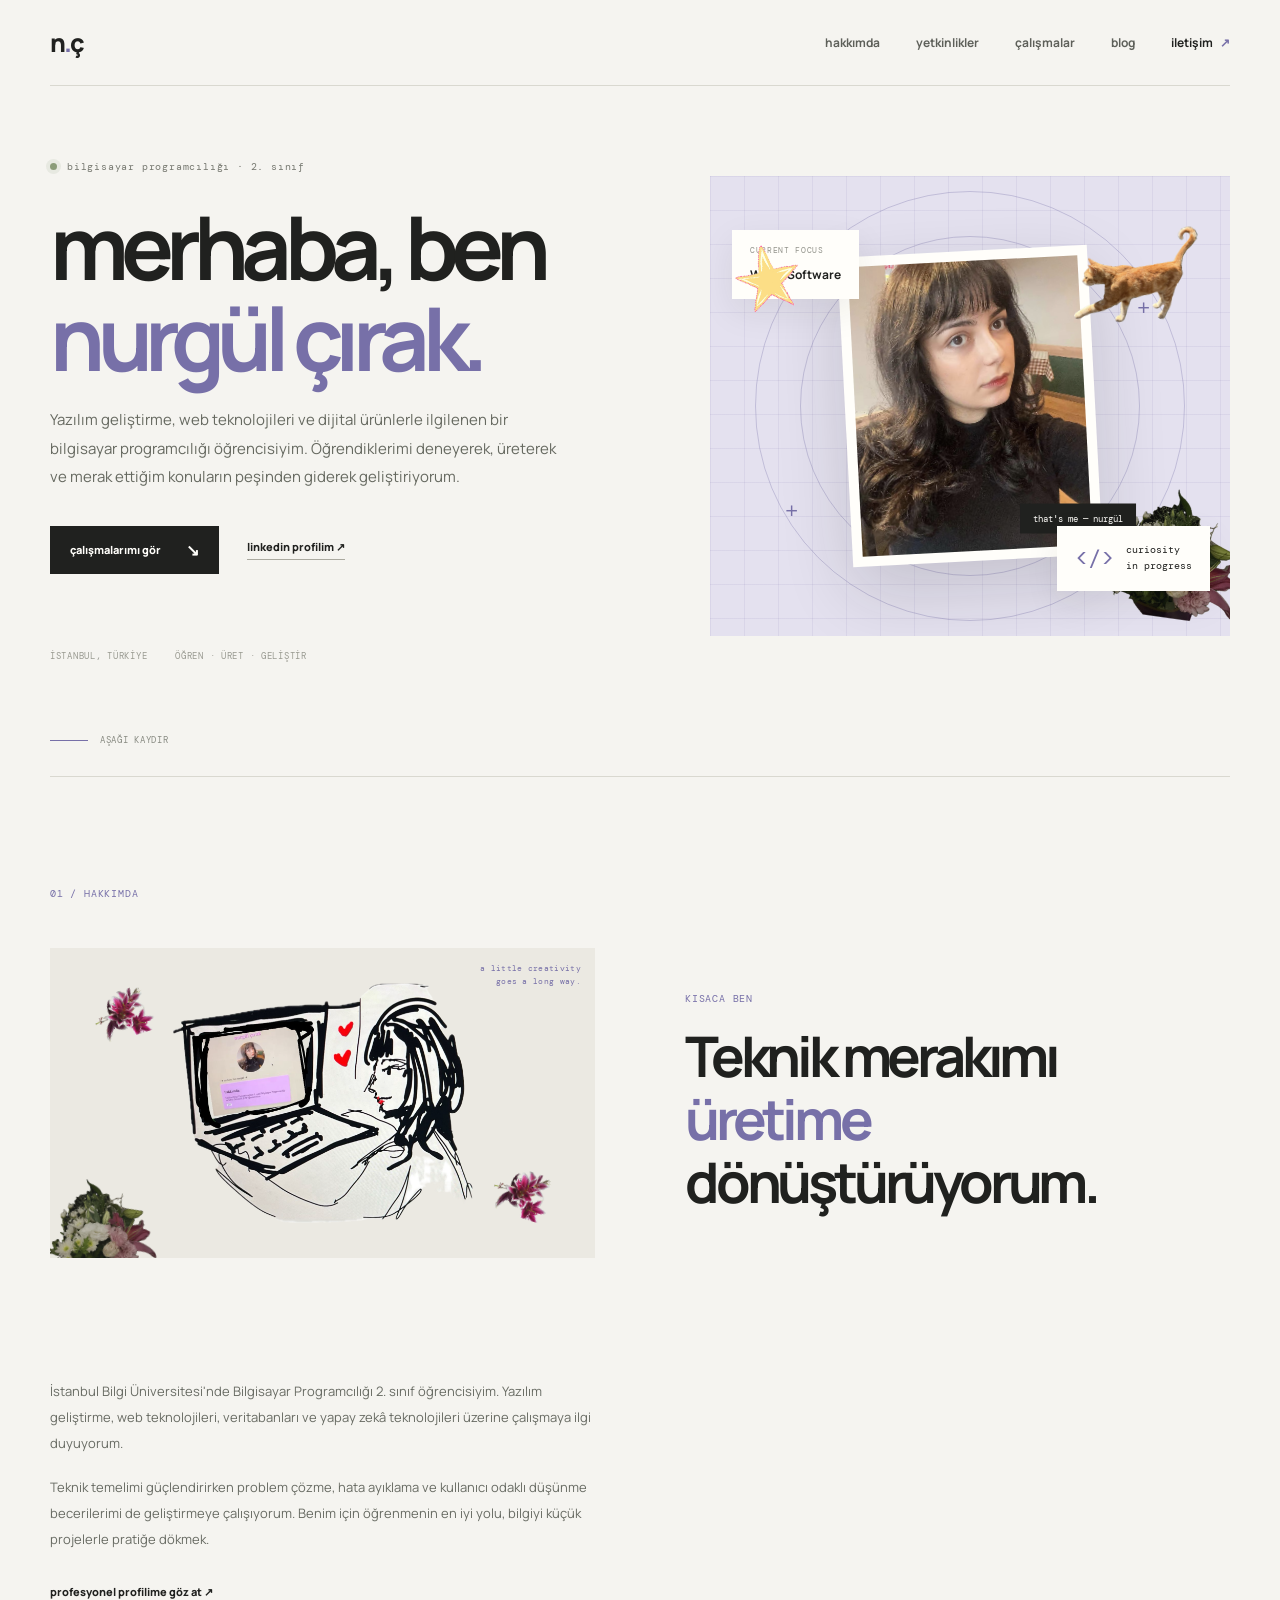
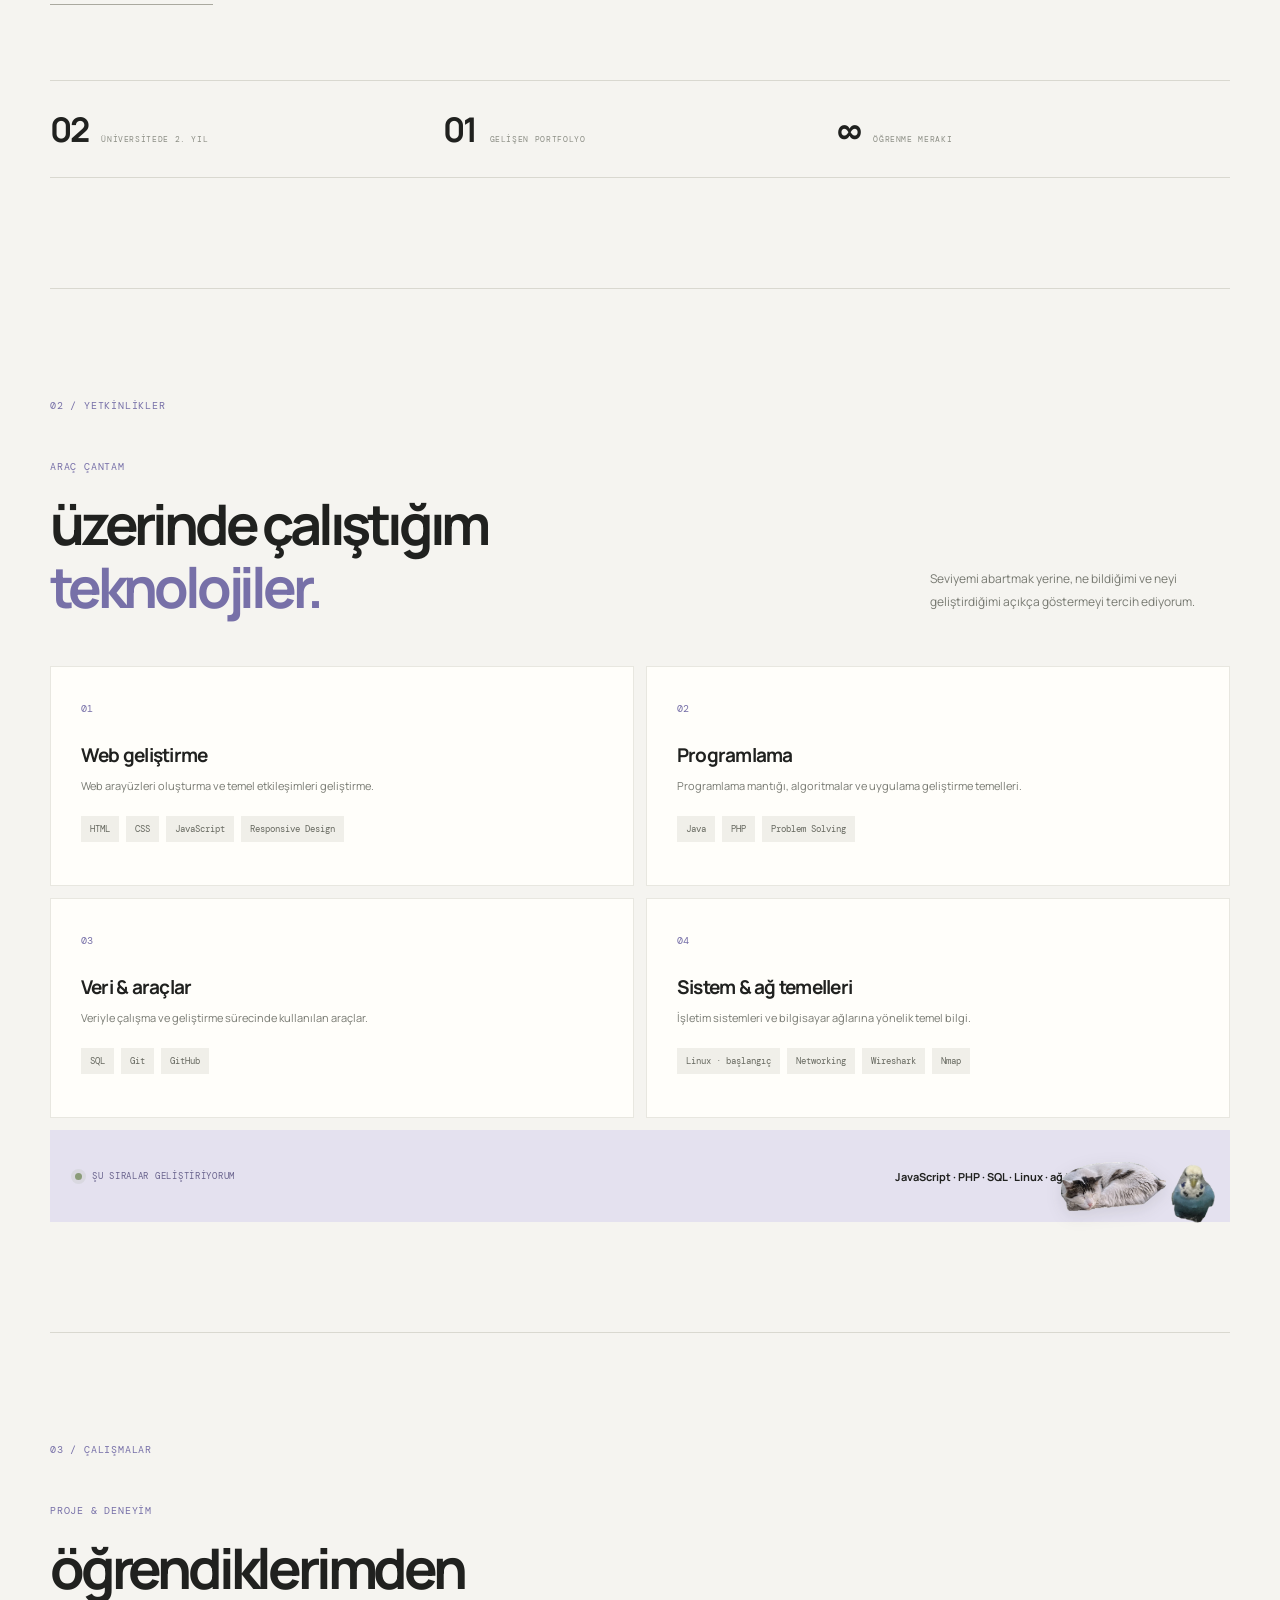
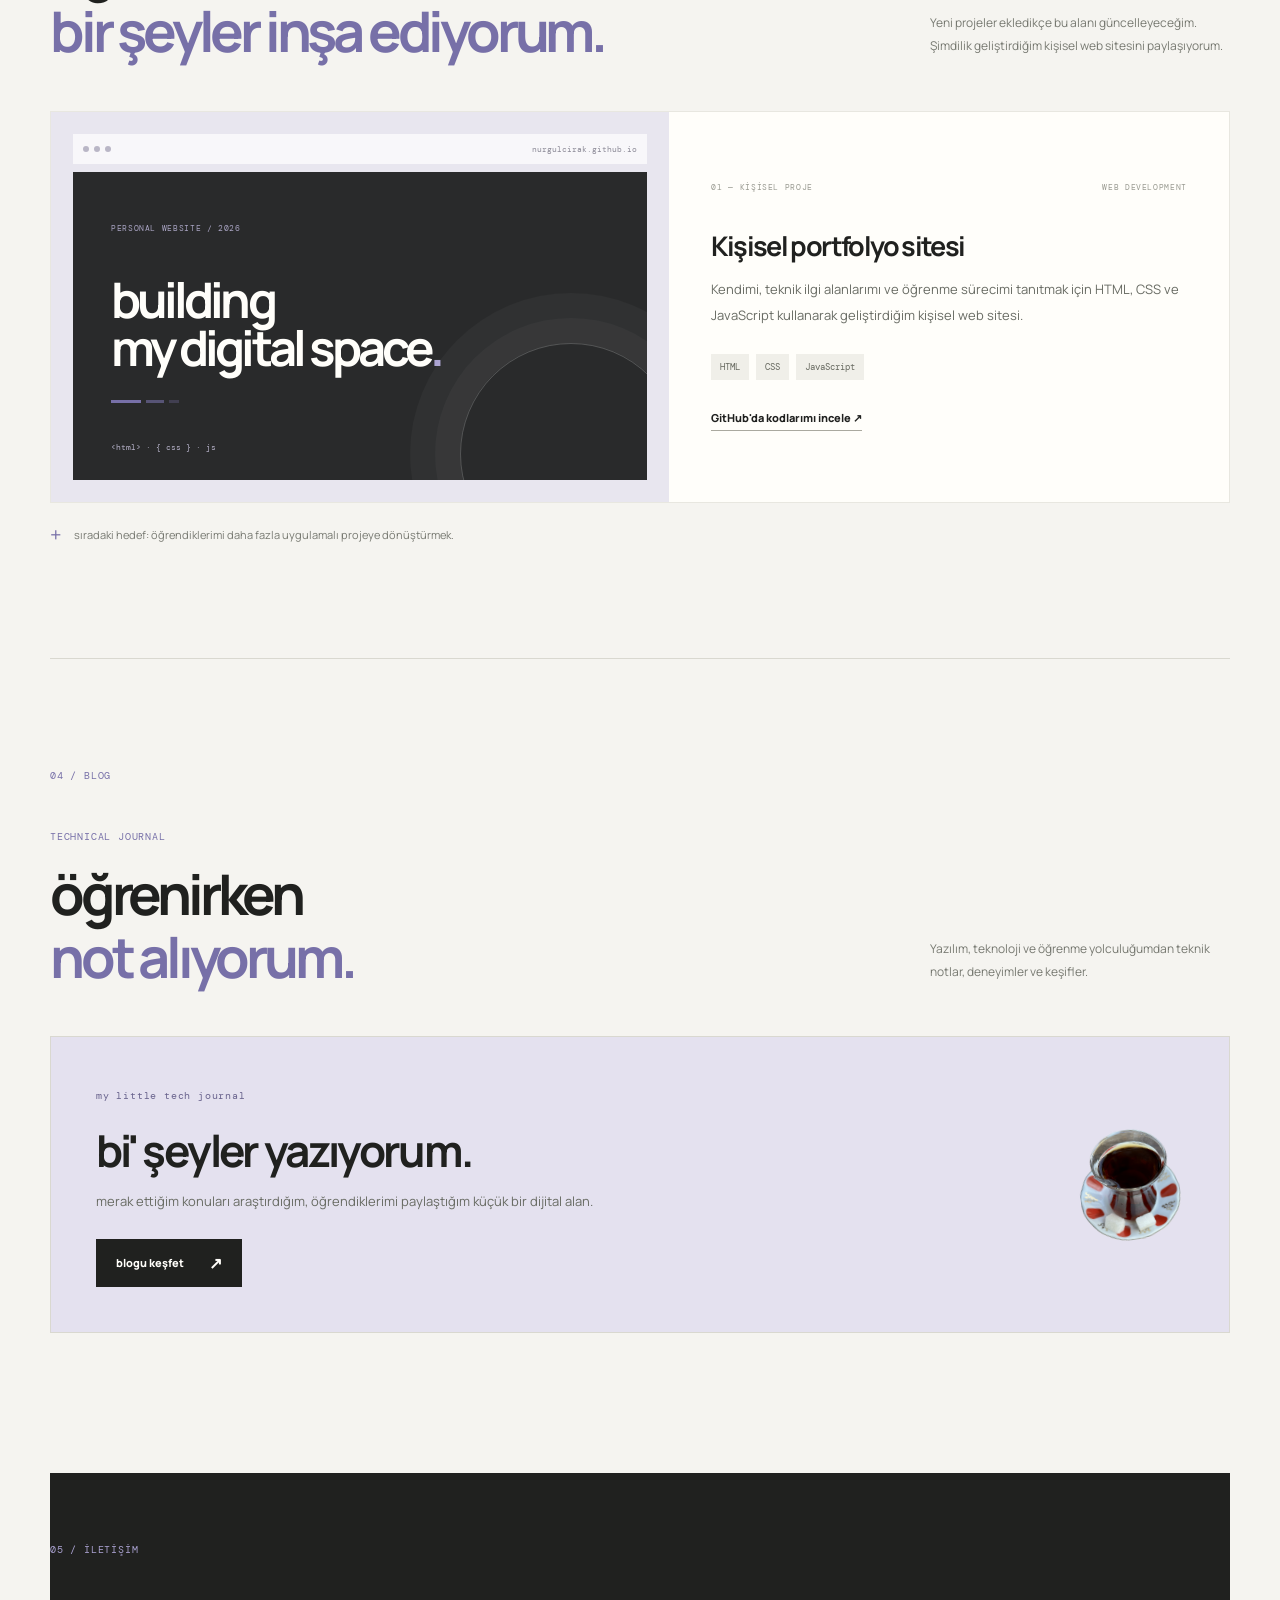
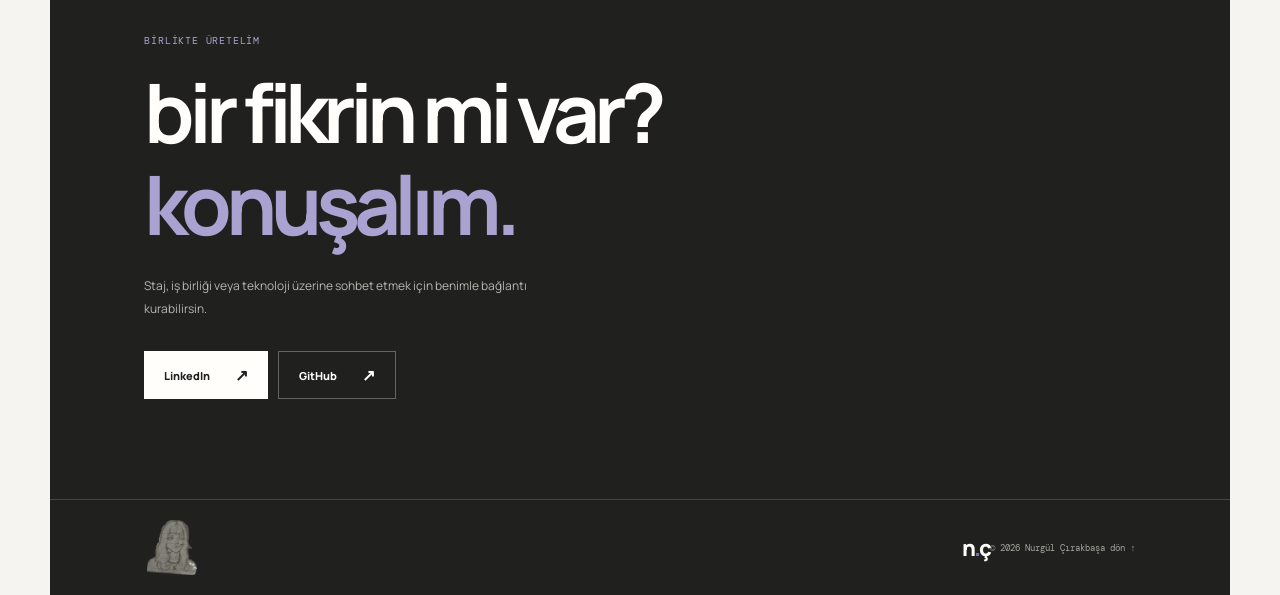
<file: index.html>
<!DOCTYPE html>
<html lang="tr">
<head>
  <meta charset="UTF-8">
  <meta name="viewport" content="width=device-width, initial-scale=1.0">
  <meta name="description" content="Nurgül Çırak'ın yazılım, web teknolojileri ve öğrenme yolculuğunu keşfedin.">
  <meta name="theme-color" content="#f5f4f0">
  <title>Nurgül Çırak | Computer Programming Student</title>
  <link rel="preconnect" href="https://fonts.googleapis.com">
  <link rel="preconnect" href="https://fonts.gstatic.com" crossorigin>
  <link href="https://fonts.googleapis.com/css2?family=DM+Mono:wght@400;500&family=Manrope:wght@400;500;600;700;800&display=swap" rel="stylesheet">
  <link rel="stylesheet" href="style.css">
</head>
<body>
  <div class="scroll-progress" id="scrollProgress"></div>

  <header class="site-header">
    <a class="brand" href="#home" aria-label="Ana sayfa">n<span>.</span>ç</a>
    <button class="menu-toggle" id="menuToggle" aria-label="Menüyü aç" aria-expanded="false">
      <span></span><span></span>
    </button>
    <nav class="nav-links" id="navLinks" aria-label="Ana navigasyon">
    <a href="#about">hakkımda</a>
    <a href="#skills">yetkinlikler</a>
    <a href="#work">çalışmalar</a>
    <a href="#blog">blog</a>
    <a href="#contact" class="nav-contact">iletişim <span>↗</span></a>
    </nav>
  </header>

  <main>
    <section class="hero section-wrap" id="home">
      <div class="hero-copy">
        <p class="eyebrow"><span class="status-dot"></span> bilgisayar programcılığı · 2. sınıf</p>
        <h1>merhaba, ben<br><span>nurgül çırak.</span></h1>
        <p class="hero-description">
          Yazılım geliştirme, web teknolojileri ve dijital ürünlerle ilgilenen
          bir bilgisayar programcılığı öğrencisiyim. Öğrendiklerimi deneyerek,
          üreterek ve merak ettiğim konuların peşinden giderek geliştiriyorum.
        </p>
        <div class="hero-actions">
          <a class="button button-dark" href="#work">çalışmalarımı gör <span>↘</span></a>
          <a class="text-link" href="https://www.linkedin.com/in/nurgulcirak/" target="_blank" rel="noreferrer">linkedin profilim ↗</a>
        </div>
        <div class="hero-meta">
          <span>İSTANBUL, TÜRKİYE</span>
          <span>ÖĞREN · ÜRET · GELİŞTİR</span>
        </div>
      </div>

      <div class="hero-art" aria-label="Kişisel profil alanı">
        <div class="art-grid"></div>
        <div class="orbit orbit-one"></div>
        <div class="orbit orbit-two"></div>
        <div class="hero-photo-frame">
          <img src="nurgul.jpg" alt="Nurgül Çırak" class="hero-photo">
          <span class="photo-caption">that's me — nurgül</span>
        </div>
        <img src="intro.png" alt="Nurgül'ün bilgisayar başında çizimi" class="hero-sticker" aria-hidden="true">
        <img src="yildiz.png" alt="" class="hero-star" aria-hidden="true">
        <img src="buket.png" alt="" class="hero-bouquet" aria-hidden="true">
        <div class="floating-card card-top">
          <span class="mini-label">CURRENT FOCUS</span>
          <strong>Web & Software</strong>
        </div>
        <div class="floating-card card-bottom">
          <span class="code-mark">&lt;/&gt;</span>
          <span>curiosity<br>in progress</span>
        </div>
        <span class="art-cross cross-one">+</span>
        <span class="art-cross cross-two">+</span>
      </div>
      <a class="scroll-cue" href="#about"><span></span> aşağı kaydır</a>
    </section>

    <section class="about section-wrap section-block" id="about">
      <div class="section-index">01 / HAKKIMDA</div>
      <div class="about-content">
        <div class="about-visual">
          <img src="nur.png" alt="Nurgül'ü temsil eden çizim" class="about-illustration">
          <img src="cicek3.png" alt="" class="about-flower about-flower-left" aria-hidden="true">
          <img src="cicek4.png" alt="" class="about-flower about-flower-right" aria-hidden="true">
          <img src="buket2.png" alt="" class="about-bouquet" aria-hidden="true">
          <div class="about-visual-note">a little creativity<br>goes a long way.</div>
        </div>
        <div class="about-heading">
          <p class="section-kicker">KISACA BEN</p>
          <h2>Teknik merakımı<br><em>üretime</em> dönüştürüyorum.</h2>
        </div>
        <div class="about-text">
          <p>
            İstanbul Bilgi Üniversitesi'nde Bilgisayar Programcılığı 2. sınıf
            öğrencisiyim. Yazılım geliştirme, web teknolojileri, veritabanları
            ve yapay zekâ teknolojileri üzerine çalışmaya ilgi duyuyorum.
          </p>
          <p>
            Teknik temelimi güçlendirirken problem çözme, hata ayıklama ve
            kullanıcı odaklı düşünme becerilerimi de geliştirmeye çalışıyorum.
            Benim için öğrenmenin en iyi yolu, bilgiyi küçük projelerle
            pratiğe dökmek.
          </p>
          <a class="inline-link" href="https://www.linkedin.com/in/nurgulcirak/" target="_blank" rel="noreferrer">profesyonel profilime göz at <span>↗</span></a>
        </div>
      </div>
      <div class="stats-row">
        <div class="stat"><strong>02</strong><span>ÜNİVERSİTEDE 2. YIL</span></div>
        <div class="stat"><strong>01</strong><span>GELİŞEN PORTFOLYO</span></div>
        <div class="stat"><strong>∞</strong><span>ÖĞRENME MERAKI</span></div>
      </div>
    </section>

    <section class="skills section-wrap section-block" id="skills">
      <div class="section-index">02 / YETKİNLİKLER</div>
      <div class="section-heading">
        <div>
          <p class="section-kicker">ARAÇ ÇANTAM</p>
          <h2>üzerinde çalıştığım<br><em>teknolojiler.</em></h2>
        </div>
        <p class="heading-note">Seviyemi abartmak yerine, ne bildiğimi ve neyi geliştirdiğimi açıkça göstermeyi tercih ediyorum.</p>
      </div>

      <div class="skill-grid">
        <article class="skill-card">
          <span class="skill-number">01</span>
          <h3>Web geliştirme</h3>
          <p>Web arayüzleri oluşturma ve temel etkileşimleri geliştirme.</p>
          <div class="tags"><span>HTML</span><span>CSS</span><span>JavaScript</span><span>Responsive Design</span></div>
        </article>
        <article class="skill-card">
          <span class="skill-number">02</span>
          <h3>Programlama</h3>
          <p>Programlama mantığı, algoritmalar ve uygulama geliştirme temelleri.</p>
          <div class="tags"><span>Java</span><span>PHP</span><span>Problem Solving</span></div>
        </article>
        <article class="skill-card">
          <span class="skill-number">03</span>
          <h3>Veri & araçlar</h3>
          <p>Veriyle çalışma ve geliştirme sürecinde kullanılan araçlar.</p>
          <div class="tags"><span>SQL</span><span>Git</span><span>GitHub</span></div>
        </article>
        <article class="skill-card">
          <span class="skill-number">04</span>
          <h3>Sistem & ağ temelleri</h3>
          <p>İşletim sistemleri ve bilgisayar ağlarına yönelik temel bilgi.</p>
          <div class="tags"><span>Linux · başlangıç</span><span>Networking</span><span>Wireshark</span><span>Nmap</span></div>
        </article>
      </div>
      <div class="learning-strip">
        <span class="learning-label"><span class="status-dot"></span> ŞU SIRALAR GELİŞTİRİYORUM</span>
        <p>JavaScript · PHP · SQL · Linux · ağ teknolojileri</p>
        <div class="learning-cat"><img src="kedi.png" alt="turuncu kedi stickerı"></div>
        <img src="kus.png" alt="" class="learning-bird" aria-hidden="true">
      </div>
    </section>

    <section class="work section-wrap section-block" id="work">
      <div class="section-index">03 / ÇALIŞMALAR</div>
      <div class="section-heading">
        <div>
          <p class="section-kicker">PROJE & DENEYİM</p>
          <h2>öğrendiklerimden<br><em>bir şeyler inşa ediyorum.</em></h2>
        </div>
        <p class="heading-note">Yeni projeler ekledikçe bu alanı güncelleyeceğim. Şimdilik geliştirdiğim kişisel web sitesini paylaşıyorum.</p>
      </div>

      <article class="project-card">
        <div class="project-visual">
          <div class="browser-bar"><i></i><i></i><i></i><span>nurgulcirak.github.io</span></div>
          <div class="project-preview">
            <span class="preview-small">PERSONAL WEBSITE / 2026</span>
            <strong>building<br>my digital space<span>.</span></strong>
            <div class="preview-lines"><i></i><i></i><i></i></div>
            <div class="preview-chip">&lt;html&gt; · { css } · js</div>
          </div>
        </div>
        <div class="project-info">
          <div class="project-topline"><span>01 — KİŞİSEL PROJE</span><span>WEB DEVELOPMENT</span></div>
          <h3>Kişisel portfolyo sitesi</h3>
          <p>Kendimi, teknik ilgi alanlarımı ve öğrenme sürecimi tanıtmak için HTML, CSS ve JavaScript kullanarak geliştirdiğim kişisel web sitesi.</p>
          <div class="tags"><span>HTML</span><span>CSS</span><span>JavaScript</span></div>
          <a class="inline-link" href="https://github.com/nurgulcirak" target="_blank" rel="noreferrer">GitHub'da kodlarımı incele <span>↗</span></a>
        </div>
      </article>

      <div class="work-note"><span>+</span> sıradaki hedef: öğrendiklerimi daha fazla uygulamalı projeye dönüştürmek.</div> 
    </section>

<section class="blog section-wrap section-block" id="blog">

    <div class="section-index">04 / BLOG</div>

    <div class="section-heading">
        <div>
            <p class="section-kicker">TECHNICAL JOURNAL</p>

            <h2>öğrenirken<br><em>not alıyorum.</em></h2>
        </div>

        <p class="heading-note">
            Yazılım, teknoloji ve öğrenme yolculuğumdan
            teknik notlar, deneyimler ve keşifler.
        </p>
    </div>

    <div class="blog-teaser">

        <div class="blog-teaser-content">
            <span class="blog-teaser-label">my little tech journal</span>

            <h3>bi' şeyler yazıyorum.</h3>

            <p>
                merak ettiğim konuları araştırdığım,
                öğrendiklerimi paylaştığım küçük bir dijital alan.
            </p>

            <a class="button button-dark" href="blog/index.html">
                blogu keşfet <span>↗</span>
            </a>
        </div>

        <img src="cay.png" alt="" class="blog-teaser-image" aria-hidden="true">

    </div>

</section>


    <section class="contact section-wrap" id="contact">
      <div class="section-index">05 / İLETİŞİM</div>
      <div class="contact-main">
        <p class="section-kicker">BİRLİKTE ÜRETELİM</p>
        <h2>bir fikrin mi var?<br><em>konuşalım.</em></h2>
        <p class="contact-description">Staj, iş birliği veya teknoloji üzerine sohbet etmek için benimle bağlantı kurabilirsin.</p>
        <div class="contact-actions">
          <a class="button button-light" href="https://www.linkedin.com/in/nurgulcirak/" target="_blank" rel="noreferrer">LinkedIn <span>↗</span></a>
          <a class="button button-outline" href="https://github.com/nurgulcirak" target="_blank" rel="noreferrer">GitHub <span>↗</span></a>
        </div>
      </div>
      <footer class="site-footer">
        <img src="avatar.png" alt="" class="footer-avatar" aria-hidden="true">
        <a class="brand brand-footer" href="#home">n<span>.</span>ç</a>
        <span>© 2026 Nurgül Çırak</span>
        <a href="#home">başa dön ↑</a>
      </footer>
    </section>
  </main>
 <script src="script.js"></script>
</body>
</html>
</file>
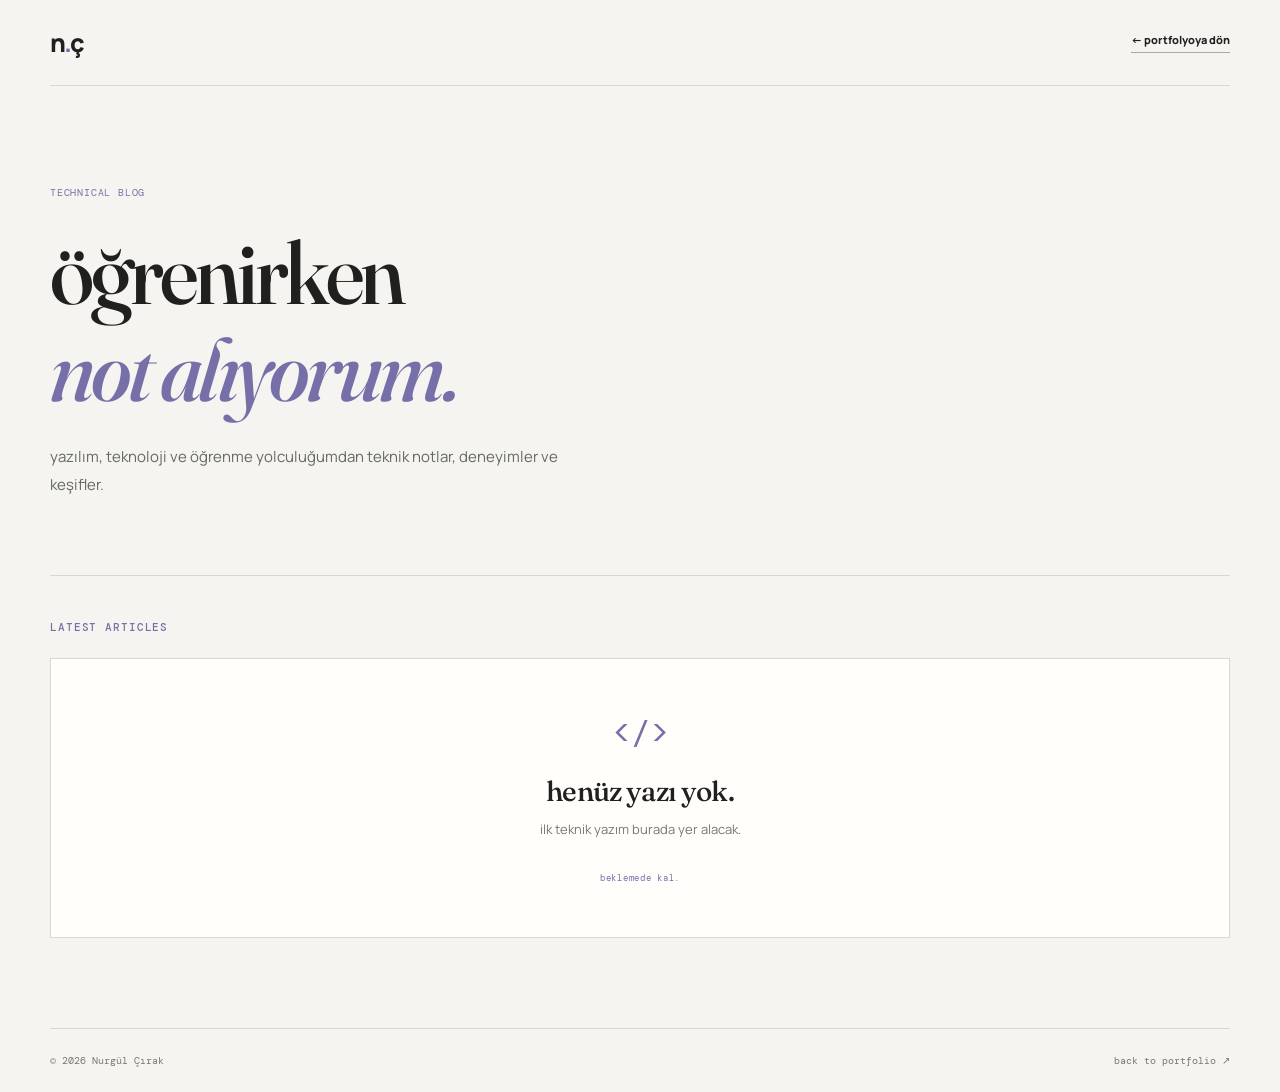
<file: blog/index.html>
<!DOCTYPE html>
<html lang="tr">
<head>
    <meta charset="UTF-8">
    <meta name="viewport" content="width=device-width, initial-scale=1.0">
    <meta name="description" content="Nurgül Çırak'ın yazılım, teknoloji ve programlama üzerine teknik blogu.">
    <meta name="theme-color" content="#f5f4f0">

    <title>Blog | Nurgül Çırak</title>

    <!-- Google Fonts -->
    <link rel="preconnect" href="https://fonts.googleapis.com">
    <link rel="preconnect" href="https://fonts.gstatic.com" crossorigin>

    <link href="https://fonts.googleapis.com/css2?family=DM+Mono:wght@400;500&family=Manrope:wght@400;500;600;700;800&family=Fraunces:ital,wght@0,500;0,600;1,500&display=swap" rel="stylesheet">

    <!-- Stylesheets -->
    <link rel="stylesheet" href="../style.css">
    <link rel="stylesheet" href="blog.css">
</head>

<body>

    <!-- Header -->
    <header class="site-header">

        <a class="brand" href="../index.html" aria-label="Ana sayfa">
            n<span>.</span>ç
        </a>

        <a class="text-link" href="../index.html">
            ← portfolyoya dön
        </a>

    </header>

    <!-- Main content -->
    <main class="section-wrap blog-page">

        <!-- Blog introduction -->
        <section class="blog-intro">

            <p class="section-index" lang="en">
                TECHNICAL BLOG
            </p>

            <h1>
                öğrenirken<br>
                <span>not alıyorum.</span>
            </h1>

            <p class="blog-description">
                yazılım, teknoloji ve öğrenme yolculuğumdan
                teknik notlar, deneyimler ve keşifler.
            </p>

        </section>

        <!-- Blog articles -->
        <section class="blog-posts" aria-labelledby="posts-heading">

            <h2 class="blog-section-title" id="posts-heading" lang="en">
                LATEST ARTICLES
            </h2>

            <!-- Empty state -->
            <div class="empty-state">

                <span class="empty-symbol" aria-hidden="true">
                    &lt;/&gt;
                </span>

                <h3>henüz yazı yok.</h3>

                <p>ilk teknik yazım burada yer alacak.</p>

                <span class="empty-note" lang="en">
                   beklemede kal.
                </span>

            </div>

        </section>

    </main>

    <!-- Footer -->
    <footer class="section-wrap blog-footer">

        <span>© 2026 Nurgül Çırak</span>

        <a href="../index.html" lang="en">
            back to portfolio ↗
        </a>

    </footer>

</body>
</html>
</file>
<file: style.css>
/* Nurgül Çırak — personal portfolio
   Palette: warm ivory / ink / muted violet
*/
:root {
  --paper: #f5f4f0;
  --paper-deep: #ebe9e2;
  --ink: #20211f;
  --muted: #777971;
  --line: #d9d8d0;
  --accent: #7770a8;
  --accent-soft: #e4e1ef;
  --white: #fffefa;
  --mono: "DM Mono", monospace;
  --sans: "Manrope", sans-serif;
}

* { box-sizing: border-box; }
html { scroll-behavior: smooth; scroll-padding-top: 90px; }
body {
  margin: 0;
  background: var(--paper);
  color: var(--ink);
  font-family: var(--sans);
  -webkit-font-smoothing: antialiased;
}
a { color: inherit; text-decoration: none; }
button { font: inherit; }
::selection { background: var(--accent-soft); color: var(--ink); }

.scroll-progress {
  position: fixed;
  inset: 0 auto auto 0;
  z-index: 1000;
  height: 3px;
  width: 0;
  background: var(--accent);
}

.site-header {
  width: min(1180px, calc(100% - 64px));
  height: 86px;
  margin: auto;
  display: flex;
  align-items: center;
  justify-content: space-between;
  border-bottom: 1px solid var(--line);
  position: relative;
  z-index: 20;
}
.brand {
  font-size: 25px;
  font-weight: 800;
  letter-spacing: -2px;
}
.brand span { color: var(--accent); }
.nav-links { display: flex; align-items: center; gap: 36px; }
.nav-links a {
  font-size: 12px;
  font-weight: 700;
  color: #5e605a;
  transition: color .2s ease;
}
.nav-links a:hover, .nav-links .nav-contact { color: var(--ink); }
.nav-contact span { color: var(--accent); margin-left: 5px; }
.menu-toggle { display: none; }

.section-wrap { width: min(1180px, calc(100% - 64px)); margin-inline: auto; }
.hero {
  min-height: 690px;
  display: grid;
  grid-template-columns: 1.08fr .92fr;
  align-items: center;
  gap: 50px;
  padding-top: 50px;
  padding-bottom: 100px;
  position: relative;
}
.eyebrow, .section-kicker, .section-index, .hero-meta, .mini-label,
.project-topline, .preview-small, .learning-label, .stat span {
  font-family: var(--mono);
  letter-spacing: .08em;
  font-size: 10px;
}
.eyebrow { color: var(--muted); display: flex; align-items: center; gap: 10px; }
.status-dot {
  width: 7px; height: 7px; border-radius: 50%;
  display: inline-block; background: #8b9c79;
  box-shadow: 0 0 0 4px rgba(139,156,121,.13);
}
.hero h1 {
  font-size: clamp(54px, 7vw, 88px);
  line-height: 1.03;
  letter-spacing: -.085em;
  margin: 28px 0 24px;
  font-weight: 700;
}
.hero h1 span { color: var(--accent); }
.hero-description {
  max-width: 520px;
  color: #666960;
  font-size: 15px;
  line-height: 1.9;
}
.hero-actions { display: flex; align-items: center; gap: 28px; margin-top: 34px; }
.button {
  min-height: 48px;
  display: inline-flex;
  align-items: center;
  justify-content: center;
  gap: 25px;
  padding: 0 20px;
  font-size: 11px;
  font-weight: 800;
  transition: transform .2s ease, background .2s ease;
}
.button:hover { transform: translateY(-3px); }
.button-dark { background: var(--ink); color: var(--white); }
.button-dark:hover { background: var(--accent); }
.button span { font-size: 16px; }
.text-link, .inline-link { font-size: 11px; font-weight: 800; border-bottom: 1px solid #aaa99f; padding-bottom: 5px; }
.text-link:hover, .inline-link:hover { color: var(--accent); border-color: var(--accent); }
.hero-meta { display: flex; gap: 28px; color: #999a91; margin-top: 76px; font-size: 9px; }

.hero-art {
  height: 460px;
  position: relative;
  overflow: hidden;
  background: var(--accent-soft);
  display: grid;
  place-items: center;
}
.art-grid {
  position: absolute; inset: 0;
  background-image: linear-gradient(rgba(119,112,168,.10) 1px, transparent 1px), linear-gradient(90deg, rgba(119,112,168,.10) 1px, transparent 1px);
  background-size: 34px 34px;
}
.orbit { position: absolute; border: 1px solid rgba(119,112,168,.32); border-radius: 50%; }
.orbit-one { width: 340px; height: 340px; }
.orbit-two { width: 430px; height: 430px; }
.hero-monogram {
  width: 210px; height: 210px; display: grid; place-items: center;
  border-radius: 50%; background: var(--ink); color: var(--white);
  font-size: 92px; font-weight: 700; letter-spacing: -.12em;
  padding-right: 12px; z-index: 1;
  box-shadow: 0 25px 70px rgba(32,33,31,.18);
}
.floating-card {
  position: absolute; z-index: 2; background: var(--white);
  padding: 15px 18px; box-shadow: 0 12px 35px rgba(32,33,31,.08);
}
.card-top { top: 54px; left: 22px; }
.mini-label { display: block; color: #92938b; font-size: 8px; margin-bottom: 7px; }
.floating-card strong { font-size: 12px; }
.card-bottom { bottom: 45px; right: 20px; display: flex; align-items: center; gap: 12px; font: 10px/1.6 var(--mono); }
.code-mark { font-size: 22px; color: var(--accent); }
.art-cross { position: absolute; color: var(--accent); font-size: 23px; }
.cross-one { top: 115px; right: 80px; }
.cross-two { bottom: 110px; left: 75px; }
.scroll-cue {
  position: absolute; bottom: 30px; left: 0; display: flex; align-items: center;
  gap: 12px; color: #898b83; font: 9px var(--mono); text-transform: uppercase; letter-spacing: .08em;
}
.scroll-cue span { height: 1px; width: 38px; background: var(--accent); }

.section-block { padding-top: 110px; padding-bottom: 110px; border-top: 1px solid var(--line); }
.section-index { color: var(--accent); margin-bottom: 48px; }
.about-content { display: grid; grid-template-columns: 1fr 1fr; gap: 90px; }
.section-kicker { color: var(--accent); margin: 0 0 20px; }
h2 {
  font-size: clamp(36px, 4.5vw, 56px);
  letter-spacing: -.075em; line-height: 1.12; margin: 0; font-weight: 700;
}
h2 em { color: var(--accent); font-style: normal; }
.about-text { padding-top: 30px; }
.about-text p, .project-info > p {
  color: #686b63; font-size: 13px; line-height: 2; margin: 0 0 18px;
}
.about-text .inline-link { display: inline-block; margin-top: 14px; }
.stats-row {
  display: grid; grid-template-columns: repeat(3, 1fr);
  margin-top: 75px; border-top: 1px solid var(--line); border-bottom: 1px solid var(--line);
}
.stat { padding: 25px 20px 25px 0; display: flex; align-items: baseline; gap: 14px; }
.stat strong { font-size: 34px; letter-spacing: -.07em; }
.stat span { color: #8c8e85; font-size: 8px; }

.section-heading { display: flex; justify-content: space-between; align-items: end; gap: 40px; margin-bottom: 48px; }
.heading-note { max-width: 300px; color: var(--muted); font-size: 12px; line-height: 1.9; margin: 0 0 5px; }
.skill-grid { display: grid; grid-template-columns: repeat(2, 1fr); gap: 12px; }
.skill-card {
  min-height: 220px; background: var(--white); padding: 28px 30px;
  border: 1px solid #e8e7e0; transition: transform .25s ease, border-color .25s ease;
}
.skill-card:hover { transform: translateY(-4px); border-color: #c5c0dc; }
.skill-number { font: 10px var(--mono); color: var(--accent); }
.skill-card h3 { margin: 25px 0 8px; font-size: 19px; letter-spacing: -.04em; }
.skill-card p { color: var(--muted); font-size: 11px; line-height: 1.8; margin: 0 0 20px; }
.tags { display: flex; flex-wrap: wrap; gap: 7px; }
.tags span {
  font: 9px var(--mono); color: #66685f; background: #f0efe9;
  padding: 7px 9px;
}
.learning-strip {
  display: flex; justify-content: space-between; align-items: center; gap: 20px;
  padding: 22px 25px; margin-top: 12px; background: var(--accent-soft);
}
.learning-label { color: #69638d; display: flex; align-items: center; gap: 10px; white-space: nowrap; font-size: 9px; }
.learning-strip p { margin: 0; font-size: 11px; font-weight: 700; }

.project-card {
  display: grid; grid-template-columns: 1.05fr .95fr;
  background: var(--white); border: 1px solid #e8e7e0;
}
.project-visual {
  min-height: 390px; padding: 22px; background: #e8e6ef;
  display: flex; flex-direction: column;
}
.browser-bar {
  height: 30px; background: rgba(255,255,255,.7); display: flex;
  align-items: center; gap: 5px; padding: 0 10px;
}
.browser-bar i { width: 6px; height: 6px; border-radius: 50%; background: #b9b6c6; }
.browser-bar span { margin-left: auto; color: #8b8996; font: 8px var(--mono); }
.project-preview {
  flex: 1; background: #292a2b; color: var(--white); margin-top: 8px;
  padding: 42px 38px; position: relative; overflow: hidden;
}
.project-preview::after {
  content: ""; position: absolute; width: 220px; height: 220px; border: 1px solid rgba(255,255,255,.2);
  border-radius: 50%; right: -35px; bottom: -85px; box-shadow: 0 0 0 25px rgba(255,255,255,.03), 0 0 0 50px rgba(255,255,255,.03);
}
.preview-small { color: #aaa5c4; font-size: 8px; }
.project-preview strong {
  display: block; margin-top: 40px; font-size: clamp(32px, 4vw, 49px);
  line-height: .98; letter-spacing: -.08em;
}
.project-preview strong span { color: #aaa2d1; }
.preview-lines { display: flex; gap: 5px; margin-top: 28px; }
.preview-lines i { height: 3px; width: 30px; background: #7770a8; }
.preview-lines i:nth-child(2) { width: 18px; opacity: .6; }
.preview-lines i:nth-child(3) { width: 10px; opacity: .3; }
.preview-chip { position: absolute; bottom: 28px; left: 38px; font: 8px var(--mono); color: #b7b3ca; }
.project-info { padding: 48px 42px; display: flex; flex-direction: column; align-items: flex-start; justify-content: center; }
.project-topline { width: 100%; display: flex; justify-content: space-between; gap: 10px; color: #999a91; font-size: 8px; }
.project-info h3 { font-size: 27px; letter-spacing: -.06em; margin: 35px 0 12px; }
.project-info .tags { margin: 8px 0 30px; }
.work-note { margin-top: 18px; color: #777971; font-size: 11px; display: flex; align-items: center; gap: 12px; }
.work-note span { color: var(--accent); font-size: 20px; }

.contact {
  margin-top: 30px; padding-top: 70px; background: var(--ink); color: var(--white);
}
.contact .section-index { color: #aaa2d1; }
.contact-main { padding: 30px 8% 100px; }
.contact .section-kicker { color: #aaa2d1; }
.contact h2 { font-size: clamp(48px, 7vw, 82px); }
.contact h2 em { color: #aaa2d1; }
.contact-description { max-width: 420px; color: #b6b7b0; font-size: 12px; line-height: 1.9; margin: 25px 0 30px; }
.contact-actions { display: flex; gap: 10px; }
.button-light { background: var(--white); color: var(--ink); }
.button-light:hover { background: var(--accent-soft); }
.button-outline { border: 1px solid #64655f; color: var(--white); }
.button-outline:hover { background: #343632; }
.site-footer {
  border-top: 1px solid #444640; min-height: 85px; padding: 20px 8%;
  display: flex; justify-content: space-between; align-items: center;
  color: #a4a69d; font: 9px var(--mono);
}
.brand-footer { color: var(--white); font: 800 22px var(--sans); }
.site-footer a:last-child:hover { color: var(--white); }

.reveal { opacity: 0; transform: translateY(24px); transition: opacity .7s ease, transform .7s ease; }
.reveal.is-visible { opacity: 1; transform: translateY(0); }

@media (max-width: 800px) {
  .site-header, .section-wrap { width: min(100% - 40px, 620px); }
  .site-header { height: 72px; }
  .menu-toggle {
    display: flex; flex-direction: column; gap: 6px; border: 0; padding: 10px;
    background: transparent; cursor: pointer;
  }
  .menu-toggle span { width: 22px; height: 1px; background: var(--ink); }
  .nav-links {
    display: none; position: absolute; top: 62px; right: 0; left: 0;
    padding: 20px; background: var(--white); border: 1px solid var(--line);
    flex-direction: column; align-items: flex-start; gap: 20px;
  }
  .nav-links.is-open { display: flex; }
  .hero { grid-template-columns: 1fr; gap: 45px; padding-top: 65px; padding-bottom: 90px; }
  .hero-art { height: 390px; }
  .hero-meta { margin-top: 48px; flex-wrap: wrap; }
  .scroll-cue { bottom: 25px; }
  .section-block { padding-top: 80px; padding-bottom: 80px; }
  .about-content { grid-template-columns: 1fr; gap: 20px; }
  .about-text { padding-top: 0; }
  .stats-row { margin-top: 45px; }
  .section-heading { align-items: flex-start; flex-direction: column; gap: 20px; }
  .heading-note { max-width: 460px; }
  .project-card { grid-template-columns: 1fr; }
  .project-visual { min-height: 340px; }
  .project-info { padding: 35px 28px; }
  .contact { width: 100%; }
}
@media (max-width: 520px) {
  .site-header, .section-wrap { width: calc(100% - 36px); }
  .hero h1 { font-size: clamp(48px, 14vw, 68px); }
  .hero-description { font-size: 13px; }
  .hero-actions { align-items: flex-start; flex-direction: column; gap: 20px; }
  .hero-art { height: 330px; }
  .hero-monogram { width: 165px; height: 165px; font-size: 72px; }
  .orbit-one { width: 270px; height: 270px; }
  .orbit-two { width: 340px; height: 340px; }
  .card-top { top: 28px; left: 12px; }
  .card-bottom { bottom: 22px; right: 10px; }
  .cross-one { top: 80px; right: 38px; }
  .cross-two { bottom: 80px; left: 32px; }
  h2 { font-size: 39px; }
  .stats-row { grid-template-columns: 1fr; }
  .stat { padding: 16px 0; border-bottom: 1px solid var(--line); }
  .stat:last-child { border-bottom: 0; }
  .skill-grid { grid-template-columns: 1fr; }
  .skill-card { min-height: auto; padding: 24px; }
  .learning-strip { align-items: flex-start; flex-direction: column; }
  .project-visual { min-height: 300px; padding: 12px; }
  .project-preview { padding: 35px 24px; }
  .preview-chip { left: 24px; }
  .project-topline { flex-direction: column; }
  .project-info h3 { font-size: 24px; margin-top: 25px; }
  .contact { padding-top: 50px; }
  .contact-main { padding: 25px 22px 70px; }
  .contact h2 { font-size: 52px; }
  .site-footer { padding: 20px 22px; gap: 12px; flex-wrap: wrap; }
}
@media (prefers-reduced-motion: reduce) {
  *, *::before, *::after { scroll-behavior: auto !important; animation-duration: .01ms !important; transition-duration: .01ms !important; }
  .reveal { opacity: 1; transform: none; }
}


/* Personal images retained from the original portfolio */
.hero-photo-frame {
  width: 250px;
  height: 310px;
  position: relative;
  z-index: 1;
  padding: 10px;
  background: var(--white);
  box-shadow: 0 25px 70px rgba(32,33,31,.16);
  transform: rotate(-3deg);
}
.hero-photo {
  display: block;
  width: 100%;
  height: 100%;
  object-fit: cover;
  filter: saturate(.82);
}
.photo-caption {
  position: absolute;
  right: -35px;
  bottom: 22px;
  padding: 9px 13px;
  background: var(--ink);
  color: var(--white);
  font: 9px var(--mono);
  transform: rotate(3deg);
}
.hero-sticker {
  position: absolute;
  z-index: 3;
  width: 78px;
  height: auto;
  right: 13%;
  top: 17%;
  object-fit: contain;
}
.about-visual {
  min-height: 310px;
  background: var(--paper-deep);
  position: relative;
  display: grid;
  place-items: center;
  overflow: hidden;
}
.about-illustration {
  width: min(72%, 300px);
  max-height: 280px;
  object-fit: contain;
  position: relative;
  z-index: 1;
}
.about-flower {
  position: absolute;
  width: 58px;
  object-fit: contain;
  opacity: .9;
}
.about-flower-left { left: 8%; top: 14%; transform: rotate(-18deg); }
.about-flower-right { right: 8%; bottom: 13%; transform: rotate(18deg); }
.about-visual-note {
  position: absolute;
  right: 14px;
  top: 14px;
  color: #7770a8;
  font: 8px/1.6 var(--mono);
  text-align: right;
  letter-spacing: .04em;
}
.about-heading { align-self: center; }
.learning-strip { position: relative; padding-right: 100px; }
.learning-cat {
  position: absolute;
  right: 18px;
  bottom: 0;
  width: 78px;
  height: 78px;
  overflow: hidden;
}
.learning-cat img { width: 100%; height: 100%; object-fit: contain; }
.footer-avatar {
  width: 48px;
  height: 48px;
  object-fit: contain;
  margin-right: auto;
  margin-left: 25px;
  opacity: .9;
}

@media (max-width: 800px) {
  .hero-photo-frame { width: 215px; height: 265px; }
  .hero-sticker { right: 12%; top: 14%; width: 65px; }
  .about-visual { min-height: 280px; }
  .footer-avatar { margin-left: 0; }
}
@media (max-width: 520px) {
  .hero-photo-frame { width: 190px; height: 235px; }
  .hero-sticker { right: 9%; top: 12%; width: 55px; }
  .about-visual { min-height: 250px; }
  .about-flower { width: 42px; }
  .learning-strip { padding-right: 80px; }
  .learning-cat { width: 65px; height: 65px; right: 8px; }
  .footer-avatar { width: 38px; height: 38px; }
}


/* Original personal artwork and photo assets */
.hero-art { isolation: isolate; }
.hero-photo-frame { z-index: 2; }
.hero-sticker {
  z-index: 4;
  width: 116px;
  right: 7%;
  top: 10%;
  transform: rotate(5deg);
}
.hero-star {
  position: absolute;
  z-index: 3;
  width: 64px;
  left: 5%;
  top: 15%;
  transform: rotate(-12deg);
}
.hero-bouquet {
  position: absolute;
  z-index: 1;
  width: 150px;
  right: -2%;
  bottom: 4%;
  object-fit: contain;
  transform: rotate(8deg);
  opacity: .96;
}
.about-visual { isolation: isolate; }
.about-illustration { z-index: 2; }
.about-flower { z-index: 3; }
.about-bouquet {
  position: absolute;
  width: 112px;
  left: -13px;
  bottom: -18px;
  z-index: 2;
  transform: rotate(-12deg);
  opacity: .92;
}
.learning-strip { min-height: 92px; }
.learning-cat {
  width: 105px;
  height: 82px;
  right: 64px;
  bottom: -5px;
  overflow: visible;
}
.learning-cat img {
  object-fit: contain;
  filter: drop-shadow(0 5px 8px rgba(40,35,30,.10));
}
.learning-bird {
  position: absolute;
  width: 43px;
  right: 15px;
  bottom: 0;
  transform: rotate(5deg);
}
.footer-avatar {
  width: 55px;
  height: 55px;
  object-fit: contain;
  margin-right: auto;
  margin-left: 0;
}
@media (max-width: 800px) {
  .hero-sticker { width: 92px; right: 4%; top: 8%; }
  .hero-star { width: 48px; left: 2%; }
  .hero-bouquet { width: 112px; right: -1%; bottom: 0; }
  .about-bouquet { width: 86px; }
  .learning-cat { width: 82px; right: 52px; }
  .learning-bird { width: 34px; }
}
@media (max-width: 520px) {
  .hero-sticker { width: 74px; right: 0; top: 5%; }
  .hero-star { width: 38px; top: 10%; }
  .hero-bouquet { width: 82px; right: -2%; bottom: 2%; }
  .about-bouquet { width: 70px; }
  .learning-strip { padding-right: 130px; }
  .learning-cat { width: 72px; height: 65px; right: 42px; }
  .learning-bird { width: 29px; right: 5px; }
}

/* Homepage blog section */

.blog-teaser {
    position: relative;
    overflow: hidden;
    background: var(--accent-soft);
    border: 1px solid var(--line);
    padding: 45px;
    min-height: 280px;
    display: flex;
    align-items: center;
    justify-content: space-between;
    gap: 30px;
}

.blog-teaser-content {
    max-width: 540px;
}

.blog-teaser-label {
    font-family: var(--mono);
    font-size: 10px;
    letter-spacing: .08em;
    color: #69638d;
}

.blog-teaser h3 {
    font-size: clamp(28px, 4vw, 44px);
    font-weight: 700;
    letter-spacing: -.06em;
    line-height: 1.2;
    margin: 20px 0 12px;
}

.blog-teaser p {
    font-size: 13px;
    line-height: 1.9;
    color: #686b63;
    margin: 0 0 25px;
}

.blog-teaser img.blog-teaser-image {
    display: block;
    width: 110px;
    max-width: 110px;
    height: 110px;
    flex-shrink: 0;
    object-fit: contain;
    transform: rotate(-8deg);
    transition: transform .3s ease;
}

.blog-teaser:hover .blog-teaser-image {
    transform: rotate(0deg);
}

@media (max-width: 520px) {
    .blog-teaser {
        flex-direction: column;
        align-items: flex-start;
        padding: 28px;
        gap: 20px;
    }

    .blog-teaser img.blog-teaser-image {
        width: 80px;
        max-width: 80px;
        height: 80px;
        align-self: flex-end;
    }
}
</file>
<file: blog/blog.css>
/* =========================
   Blog typography
   ========================= */

:root {
    --blog-serif: "Fraunces", Georgia, serif;
}

/* =========================
   Blog page
   ========================= */

.blog-page {
    min-height: calc(100vh - 180px);
    padding-top: 90px;
    padding-bottom: 90px;
}

/* =========================
   Blog introduction
   ========================= */

.blog-intro {
    padding-bottom: 60px;
    border-bottom: 1px solid var(--line);
}

.blog-intro .section-index {
    margin-bottom: 25px;
}

.blog-intro h1 {
    font-family: var(--blog-serif);
    font-size: clamp(42px, 7vw, 88px);
    font-weight: 500;
    line-height: 1.1;
    letter-spacing: -.04em;
    margin: 0;
}

.blog-intro h1 span {
    color: var(--accent);
    font-style: italic;
}

.blog-description {
    max-width: 520px;
    color: #666960;
    font-family: var(--sans);
    font-size: 15px;
    line-height: 1.9;
    margin-top: 25px;
}

/* =========================
   Blog articles
   ========================= */

.blog-posts {
    padding-top: 45px;
}

.blog-section-title {
    font-family: var(--mono);
    font-size: 11px;
    font-weight: 500;
    letter-spacing: .08em;
    color: var(--accent);
    margin-bottom: 25px;
}

/* =========================
   Empty state
   ========================= */

.empty-state {
    min-height: 280px;
    padding: 50px 25px;
    background: var(--white);
    border: 1px solid var(--line);

    display: flex;
    flex-direction: column;
    align-items: center;
    justify-content: center;

    text-align: center;
}

.empty-symbol {
    font-family: var(--mono);
    font-size: 32px;
    color: var(--accent);
}

.empty-state h3 {
    font-family: var(--blog-serif);
    font-size: 28px;
    font-weight: 500;
    letter-spacing: -.03em;
    margin: 20px 0 10px;
}

.empty-state p {
    font-family: var(--sans);
    color: var(--muted);
    font-size: 13px;
    line-height: 1.8;
    margin: 0;
}

.empty-note {
    font-family: var(--mono);
    font-size: 9px;
    letter-spacing: .08em;
    color: var(--accent);
    margin-top: 30px;
}

/* =========================
   Blog footer
   ========================= */

.blog-footer {
    display: flex;
    justify-content: space-between;
    align-items: center;
    gap: 15px;

    padding-top: 25px;
    padding-bottom: 25px;

    border-top: 1px solid var(--line);

    font-family: var(--mono);
    font-size: 10px;
    color: var(--muted);
}

.blog-footer a:hover {
    color: var(--accent);
}

/* =========================
   Responsive design
   ========================= */

@media (max-width: 800px) {

    .blog-page {
        padding-top: 60px;
        padding-bottom: 60px;
    }

    .blog-intro {
        padding-bottom: 40px;
    }

}

@media (max-width: 520px) {

    .blog-intro h1 {
        font-size: clamp(36px, 10vw, 52px);
    }

    .blog-description {
        font-size: 13px;
    }

    .empty-state {
        min-height: 240px;
        padding: 35px 20px;
    }

    .empty-state h3 {
        font-size: 24px;
    }

    .blog-footer {
        flex-wrap: wrap;
    }

}
</file>
